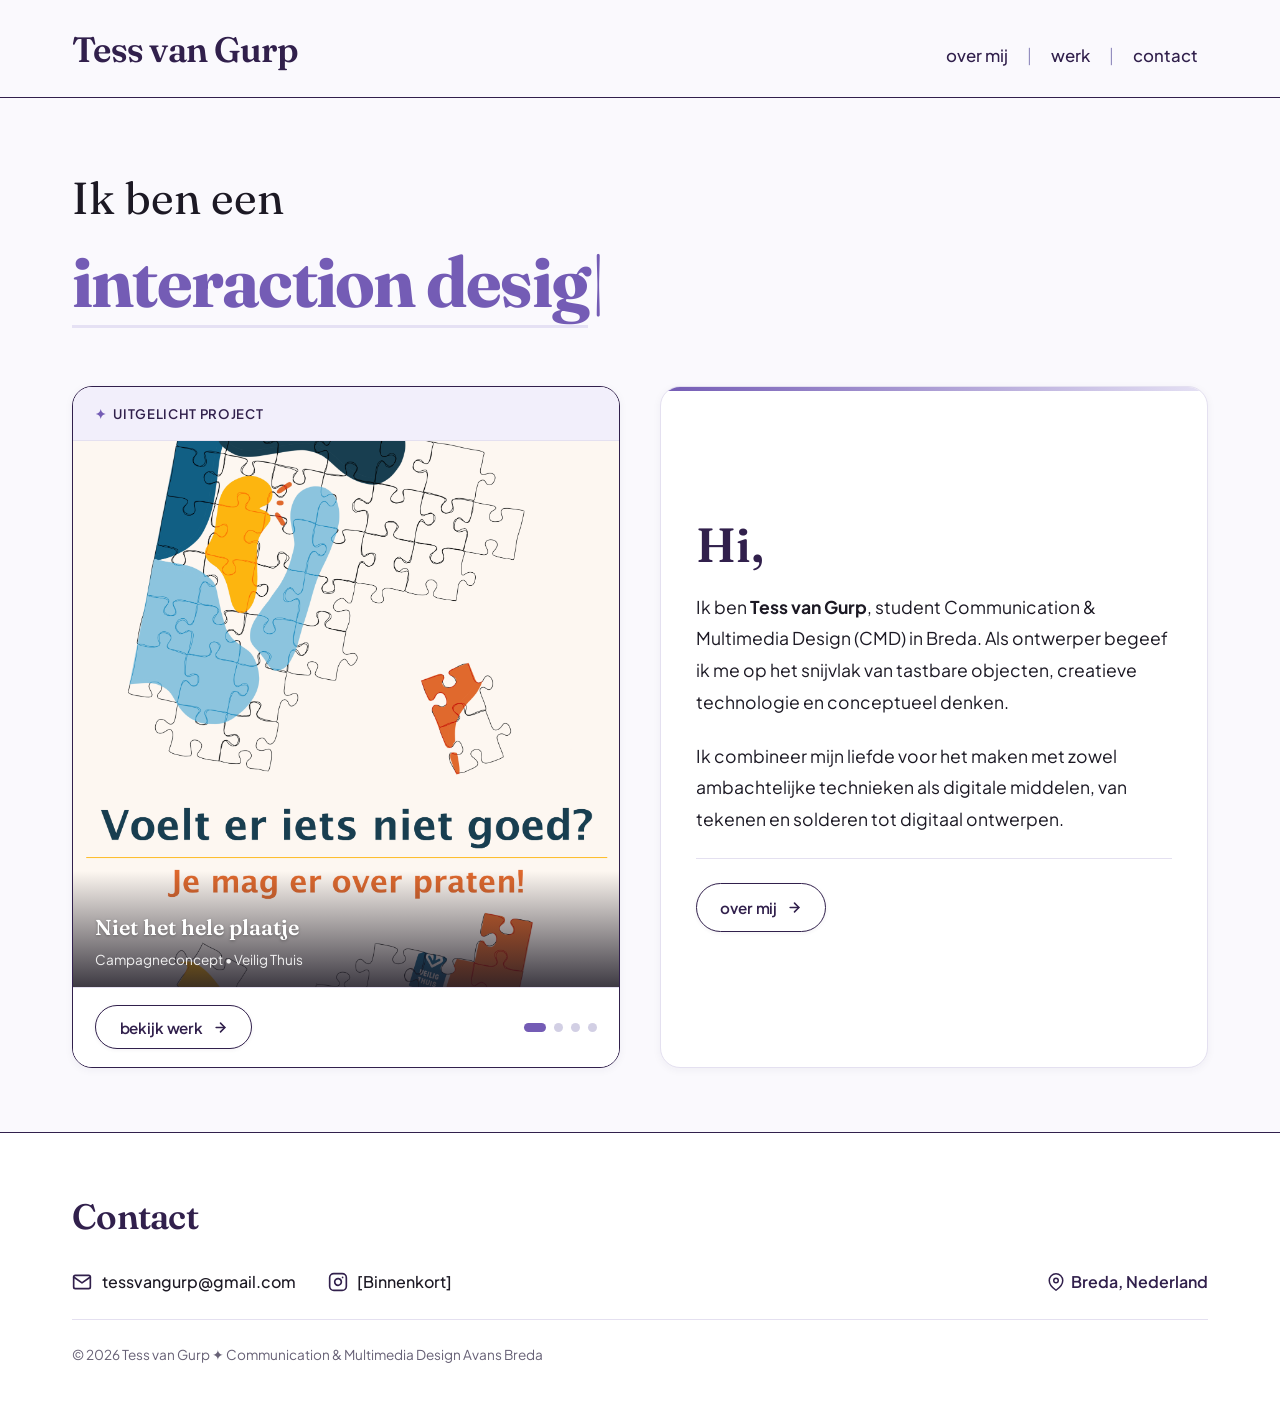
<file: index.html>
<!DOCTYPE html>
<html lang="nl">
<head>
  <meta charset="UTF-8">
  <meta name="viewport" content="width=device-width, initial-scale=1.0">
  <title>Tess van Gurp — Portfolio</title>
  <meta name="description" content="Portfolio van Tess van Gurp. Interaction designer, creative technologist en student Communication & Multimedia Design in Breda.">
  <link rel="stylesheet" href="style.css">
</head>
<body>

  <!-- ==================== HEADER ==================== -->
  <header class="site-header">
    <div class="site-container">
      <div class="header-inner">
        <a href="index.html" class="site-logo">Tess van Gurp</a>
        <nav class="site-nav">
          <a href="about.html" class="nav-link">over mij</a>
          <span class="nav-sep">|</span>
          <a href="works.html" class="nav-link">werk</a>
          <span class="nav-sep">|</span>
          <a href="#contact" class="nav-link">contact</a>
        </nav>
      </div>
    </div>
  </header>

  <!-- ==================== HOOFD CONTENT ==================== -->
  <main class="site-container">

    <!-- HERO SECTIE (NEDERLANDS) -->
    <section class="hero-section">
      <span class="hero-intro">Ik ben een</span>
      <div class="hero-title-wrapper">
        <h1 class="hero-title">
          <span id="typewriter-text" class="typewriter-word">interaction designer</span><span class="typewriter-cursor">|</span>
        </h1>
      </div>
    </section>

    <!-- SPLIT GRID: ROTERENDE PROJECT SHOWCASE & OVER MEZELF PREVIEW -->
    <section class="home-split-grid">

      <!-- LINKERKOLOM: ROTERENDE SHOWCASE (ZONDER KLOKJE) -->
      <article class="product-showcase-card" aria-label="Uitgelichte project showcase">
        <div class="showcase-header">
          <span class="showcase-badge">
            <span class="sparkle">✦</span> Uitgelicht Project
          </span>
        </div>

        <!-- ROTERENDE SLIDES (MAXIMAAL DE 4 MEEST RECENTE PROJECTEN)
             Tip: Wanneer je in de toekomst een nieuw project toevoegt, plaats je deze als Slide 1 bovenaan.
             main.js zorgt er automatisch voor dat altijd alleen de 4 meest recente projecten worden getoond en geroteerd. -->
        <div class="showcase-visual-container">
          <!-- Slide 1: Veilig Thuis -->
          <div class="showcase-slide active" data-project-id="veilig-thuis">
            <img class="showcase-img" src="images/extrafazant - veilig thuis/Poster.png" alt="Niet het hele plaatje - Veilig Thuis">
            <div class="showcase-caption">
              <h3 class="showcase-project-title">Niet het hele plaatje</h3>
              <p class="showcase-project-category">Campagneconcept • Veilig Thuis</p>
            </div>
          </div>

          <!-- Slide 2: Arcade Box -->
          <div class="showcase-slide" data-project-id="arcade-box">
            <img class="showcase-img" src="images/images arcade box/outside.jpg" alt="Arcade Box Custom Controller">
            <div class="showcase-caption">
              <h3 class="showcase-project-title">Arcade Box</h3>
              <p class="showcase-project-category">Custom Game Controller • Physical Computing</p>
            </div>
          </div>

          <!-- Slide 3: Nature Fights Back -->
          <div class="showcase-slide" data-project-id="nature-fights-back">
            <img class="showcase-img" src="images/images nature fights back/Ideaal-eindbeeld-1.png" alt="Nature Fights Back Object">
            <div class="showcase-caption">
              <h3 class="showcase-project-title">Forma Natura</h3>
              <p class="showcase-project-category">Speculatief Design • Interactieve Installatie</p>
            </div>
          </div>

          <!-- Slide 4: Talk to the Hand -->
          <div class="showcase-slide" data-project-id="talk-to-the-hand">
            <img class="showcase-img" src="images/images talk to the hand/DSCF7166.jpg" alt="Talk to the Hand Cabine">
            <div class="showcase-caption">
              <h3 class="showcase-project-title">Talk to the Hand</h3>
              <p class="showcase-project-category">Zorgoverdracht Belevingscabine • Fysieke Installatie</p>
            </div>
          </div>
        </div>

        <!-- SHOWCASE FOOTER (KNOP BEKIJK WERK MET AFBEELDING 1 STYLING) -->
        <div class="showcase-footer">
          <button id="showcase-learn-more-btn" class="pill-btn" data-open-project="veilig-thuis" aria-label="Bekijk werk van dit project">
            <span>bekijk werk</span>
            <span class="btn-arrow-icon">
              <svg viewBox="0 0 24 24" width="15" height="15" fill="none" stroke="currentColor" stroke-width="2.5" stroke-linecap="round" stroke-linejoin="round">
                <line x1="5" y1="12" x2="19" y2="12"></line>
                <polyline points="12 5 19 12 12 19"></polyline>
              </svg>
            </span>
          </button>
          <div class="showcase-dots" aria-label="Navigatiestippen voor projecten">
            <button class="dot-btn active" aria-label="Toon Veilig Thuis"></button>
            <button class="dot-btn" aria-label="Toon Arcade Box"></button>
            <button class="dot-btn" aria-label="Toon Forma Natura"></button>
            <button class="dot-btn" aria-label="Toon Talk to the Hand"></button>
          </div>
        </div>
      </article>

      <!-- RECHTERKOLOM: OVER MEZELF PREVIEW -->
      <article class="about-preview-card">
        <h2 class="about-greeting">Hi,</h2>
        <p class="about-text">
          Ik ben <strong>Tess van Gurp</strong>, student Communication &amp; Multimedia Design (CMD) in Breda. Als ontwerper begeef ik me op het snijvlak van tastbare objecten, creatieve technologie en conceptueel denken.
        </p>
        <p class="about-text">
          Ik combineer mijn liefde voor het maken met zowel ambachtelijke technieken als digitale middelen, van tekenen en solderen tot digitaal ontwerpen.
        </p>

        <div class="about-card-footer">
          <a href="about.html" class="pill-btn">
            <span>over mij</span>
            <span class="btn-arrow-icon">
              <svg viewBox="0 0 24 24" width="15" height="15" fill="none" stroke="currentColor" stroke-width="2.5" stroke-linecap="round" stroke-linejoin="round">
                <line x1="5" y1="12" x2="19" y2="12"></line>
                <polyline points="12 5 19 12 12 19"></polyline>
              </svg>
            </span>
          </a>
        </div>
      </article>

    </section>

  </main>

  <!-- ==================== POP-UP MODAL VOOR BEKIJK WERK OP HOMEPAGE ==================== -->
  <div id="project-modal" class="project-modal" aria-hidden="true" role="dialog" aria-modal="true">
    <div class="modal-content">
      <div class="modal-header">
        <div class="modal-title-group">
          <span class="modal-category-tag" id="modal-category">Physical Computing</span>
          <h2 class="modal-main-title" id="modal-title">Project Titel</h2>
        </div>
        <button class="modal-close-btn" id="modal-close" aria-label="Sluit pop-up">&times;</button>
      </div>
      <div class="modal-body" id="modal-body">
        <!-- Wordt dynamisch gevuld met side-by-side rijen -->
      </div>
    </div>
  </div>

  <!-- ==================== FOOTER / CONTACT ==================== -->
  <footer id="contact" class="site-footer">
    <div class="site-container">
      <div class="footer-content">
        <h2 class="footer-title">Contact</h2>
        <div class="footer-links-row">
          <!-- E-mail -->
          <a href="mailto:tessvangurp@gmail.com" class="contact-item">
            <span class="contact-icon">
              <svg viewBox="0 0 24 24" fill="none" stroke="currentColor" stroke-width="2" stroke-linecap="round" stroke-linejoin="round">
                <path d="M4 4h16c1.1 0 2 .9 2 2v12c0 1.1-.9 2-2 2H4c-1.1 0-2-.9-2-2V6c0-1.1.9-2 2-2z"></path>
                <polyline points="22,6 12,13 2,6"></polyline>
              </svg>
            </span>
            <span>tessvangurp@gmail.com</span>
          </a>

          <!-- Instagram -->
          <a href="https://instagram.com" target="_blank" rel="noopener" class="contact-item">
            <span class="contact-icon">
              <svg viewBox="0 0 24 24" fill="none" stroke="currentColor" stroke-width="2" stroke-linecap="round" stroke-linejoin="round">
                <rect x="2" y="2" width="20" height="20" rx="5" ry="5"></rect>
                <path d="M16 11.37A4 4 0 1 1 12.63 8 4 4 0 0 1 16 11.37z"></path>
                <line x1="17.5" y1="6.5" x2="17.51" y2="6.5"></line>
              </svg>
            </span>
            <span>[Binnenkort]</span>
          </a>

          <!-- Locatie -->
          <div class="contact-location">
            <svg viewBox="0 0 24 24" width="18" height="18" fill="none" stroke="currentColor" stroke-width="2" stroke-linecap="round" stroke-linejoin="round">
              <path d="M21 10c0 7-9 13-9 13s-9-6-9-13a9 9 0 0 1 18 0z"></path>
              <circle cx="12" cy="10" r="3"></circle>
            </svg>
            <span>Breda, Nederland</span>
          </div>
        </div>

        <div class="footer-bottom">
          <p>© 2026 Tess van Gurp ✦ Communication &amp; Multimedia Design Avans Breda</p>
        </div>
      </div>
    </div>
  </footer>

  <script src="main.js"></script>
</body>
</html>
</file>
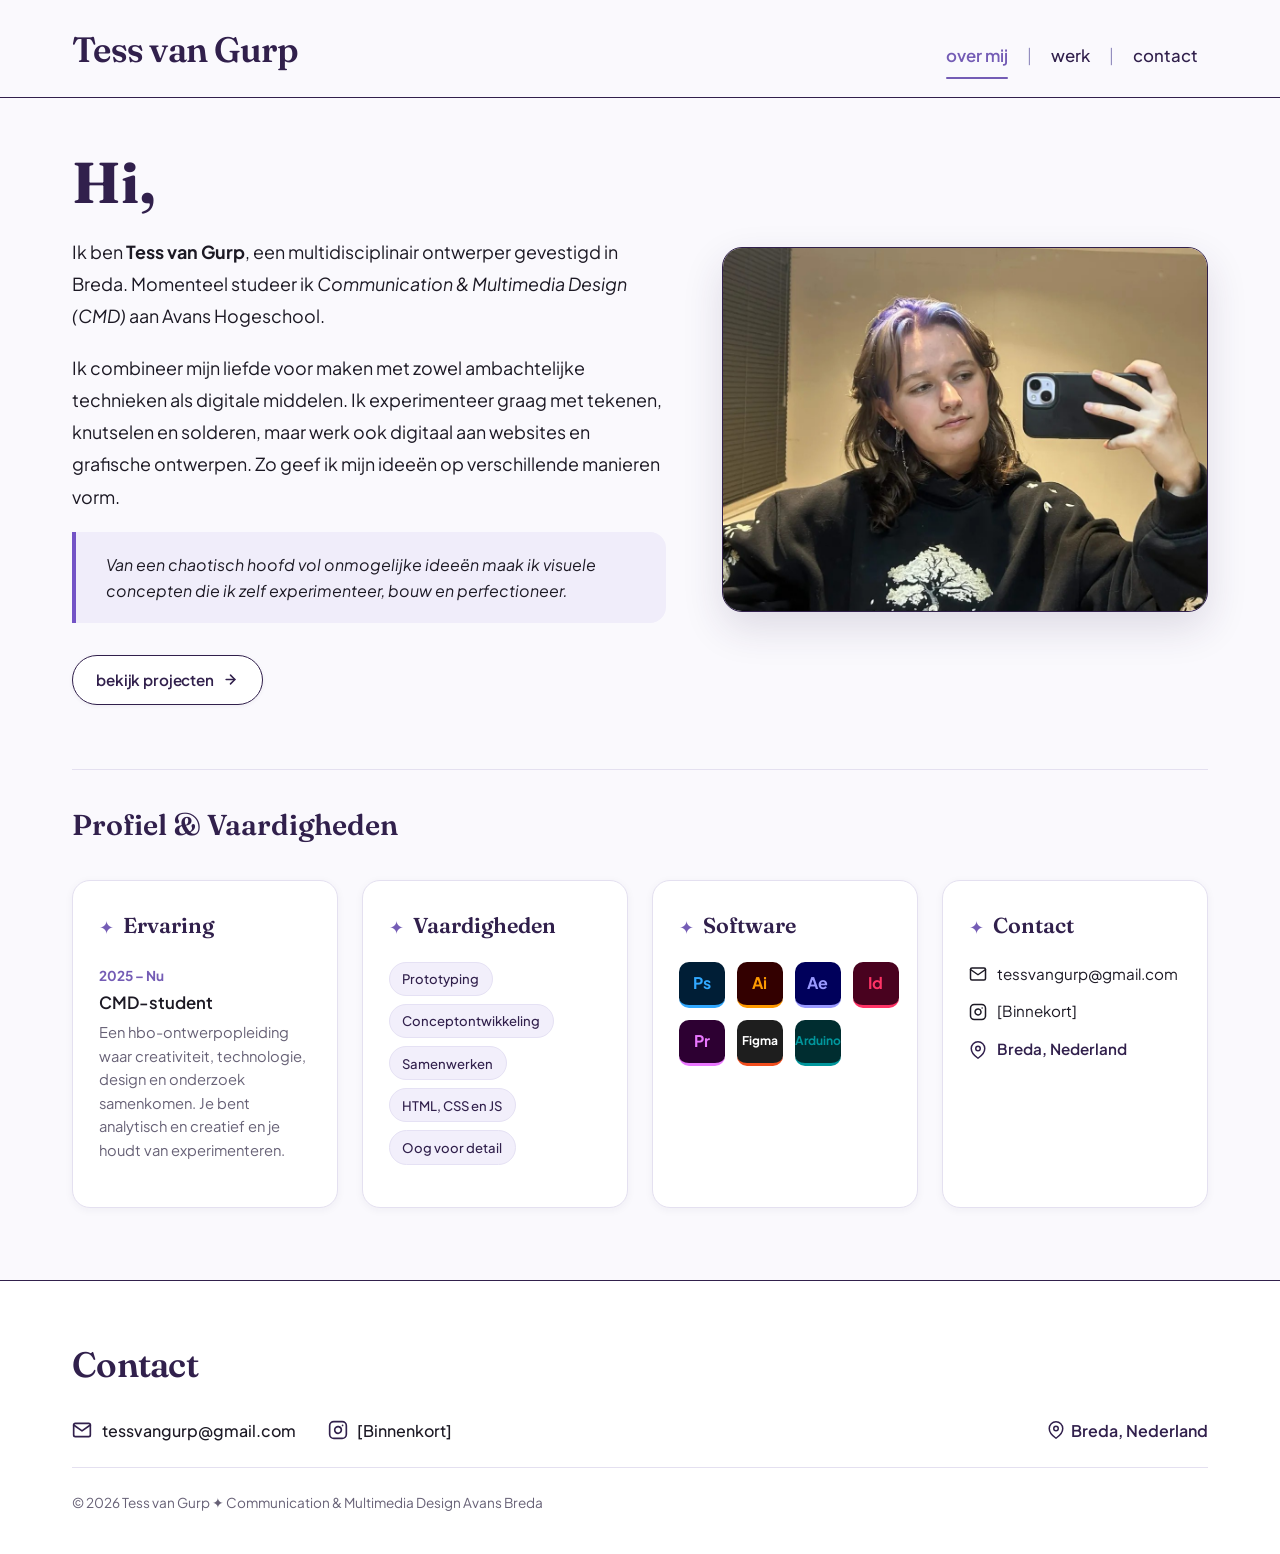
<file: about.html>
<!DOCTYPE html>
<html lang="nl">
<head>
  <meta charset="UTF-8">
  <meta name="viewport" content="width=device-width, initial-scale=1.0">
  <title>Over mij — Tess van Gurp</title>
  <meta name="description" content="Over Tess van Gurp: Interaction Designer, Creative Technologist en CMD-student in Breda.">
  <link rel="stylesheet" href="style.css">
</head>
<body>

  <!-- ==================== HEADER ==================== -->
  <header class="site-header">
    <div class="site-container">
      <div class="header-inner">
        <a href="index.html" class="site-logo">Tess van Gurp</a>
        <nav class="site-nav">
          <a href="about.html" class="nav-link active">over mij</a>
          <span class="nav-sep">|</span>
          <a href="works.html" class="nav-link">werk</a>
          <span class="nav-sep">|</span>
          <a href="#contact" class="nav-link">contact</a>
        </nav>
      </div>
    </div>
  </header>

  <!-- ==================== HOOFD CONTENT ==================== -->
  <main class="site-container">

    <!-- HERO GRID (CONFORM ABOUT WIREFRAME) -->
    <section class="about-hero-grid">
      <div class="about-hero-text">
        <h1 class="about-greeting">Hi,</h1>
        <p>
          Ik ben <strong>Tess van Gurp</strong>, een multidisciplinair ontwerper gevestigd in Breda. Momenteel studeer ik <em>Communication &amp; Multimedia Design (CMD)</em> aan Avans Hogeschool.
        </p>
        <p>
          Ik combineer mijn liefde voor maken met zowel ambachtelijke technieken als digitale middelen. Ik experimenteer graag met tekenen, knutselen en solderen, maar werk ook digitaal aan websites en grafische ontwerpen. Zo geef ik mijn ideeën op verschillende manieren vorm.
        </p>
        <p>
          <div class="quote">
            <em>Van een chaotisch hoofd vol onmogelijke ideeën maak ik visuele concepten die ik zelf experimenteer, bouw en perfectioneer.</em>
          </div>
          </p>

        <div style="margin-top: 2rem;">
          <a href="works.html" class="pill-btn">
            <span>bekijk projecten</span>
            <span class="btn-arrow-icon">
              <svg viewBox="0 0 24 24" width="15" height="15" fill="none" stroke="currentColor" stroke-width="2.5" stroke-linecap="round" stroke-linejoin="round">
                <line x1="5" y1="12" x2="19" y2="12"></line>
                <polyline points="12 5 19 12 12 19"></polyline>
              </svg>
            </span>
          </a>
        </div>
      </div>

      <div class="about-photo-wrapper">
        <img src="images/me2.jpg" alt="Tess van Gurp en projectteam met installatie" loading="lazy">
      </div>
    </section>

    <!-- 4-KAARTEN SECTIE: ERVARING, VAARDIGHEDEN, SOFTWARE, CONTACT -->
    <section class="about-cards-section">
      <h2 class="about-cards-title">Profiel &amp; Vaardigheden</h2>

      <div class="moodboard-cards-grid">

        <!-- KAART 1: ERVARING (CMD-student 2025-Nu) -->
        <div class="mb-card">
          <div class="mb-card-header">
            <span class="mb-card-icon">✦</span>
            <h3 class="mb-card-title">Ervaring</h3>
          </div>
          <div class="mb-card-content">
            <div class="exp-item">
              <span class="exp-year">2025 – Nu</span>
              <h4 class="exp-role">CMD-student</h4>
              <p class="exp-desc">Een hbo-ontwerpopleiding waar creativiteit, technologie, design en onderzoek samenkomen. Je bent analytisch en creatief en je houdt van experimenteren.</p>
            </div>
          </div>
        </div>

        <!-- KAART 2: VAARDIGHEDEN -->
        <div class="mb-card">
          <div class="mb-card-header">
            <span class="mb-card-icon">✦</span>
            <h3 class="mb-card-title">Vaardigheden</h3>
          </div>
          <div class="mb-card-content">
            <div class="skills-badge-list">
              <span class="skill-badge">Prototyping</span>
              <span class="skill-badge">Conceptontwikkeling</span>
              <span class="skill-badge">Samenwerken</span>
              <span class="skill-badge">HTML, CSS en JS</span>
              <span class="skill-badge">Oog voor detail</span>
            </div>
          </div>
        </div>

        <!-- KAART 3: SOFTWARE (CONFORM PUNT 2: LIGHTROOM WEG) -->
        <div class="mb-card">
          <div class="mb-card-header">
            <span class="mb-card-icon">✦</span>
            <h3 class="mb-card-title">Software</h3>
          </div>
          <div class="mb-card-content">
            <div class="software-grid">
              <div class="soft-badge soft-ps" title="Adobe Photoshop">Ps</div>
              <div class="soft-badge soft-ai" title="Adobe Illustrator">Ai</div>
              <div class="soft-badge soft-ae" title="Adobe After Effects">Ae</div>
              <div class="soft-badge soft-id" title="Adobe InDesign">Id</div>
              <div class="soft-badge soft-pr" title="Adobe Premiere Pro">Pr</div>
              <div class="soft-badge soft-figma" title="Figma">Figma</div>
              <div class="soft-badge soft-arduino" title="Arduino IDE & C++">Arduino</div>
            </div>
          </div>
        </div>

        <!-- KAART 4: CONTACT -->
        <div class="mb-card">
          <div class="mb-card-header">
            <span class="mb-card-icon">✦</span>
            <h3 class="mb-card-title">Contact</h3>
          </div>
          <div class="mb-card-content">
            <div class="contact-card-list">
              <a href="mailto:tessvangurp@gmail.com" class="contact-card-link">
                <svg width="18" height="18" viewBox="0 0 24 24" fill="none" stroke="currentColor" stroke-width="2" stroke-linecap="round" stroke-linejoin="round">
                  <path d="M4 4h16c1.1 0 2 .9 2 2v12c0 1.1-.9 2-2 2H4c-1.1 0-2-.9-2-2V6c0-1.1.9-2 2-2z"></path>
                  <polyline points="22,6 12,13 2,6"></polyline>
                </svg>
                <span>tessvangurp@gmail.com</span>
              </a>

              <a href="https://instagram.com" target="_blank" rel="noopener" class="contact-card-link">
                <svg width="18" height="18" viewBox="0 0 24 24" fill="none" stroke="currentColor" stroke-width="2" stroke-linecap="round" stroke-linejoin="round">
                  <rect x="2" y="2" width="20" height="20" rx="5" ry="5"></rect>
                  <path d="M16 11.37A4 4 0 1 1 12.63 8 4 4 0 0 1 16 11.37z"></path>
                  <line x1="17.5" y1="6.5" x2="17.51" y2="6.5"></line>
                </svg>
                <span>[Binnekort]</span>
              </a>

              <div class="contact-card-link" style="color: var(--midnight-violet); font-weight: 600;">
                <svg width="18" height="18" viewBox="0 0 24 24" fill="none" stroke="currentColor" stroke-width="2" stroke-linecap="round" stroke-linejoin="round">
                  <path d="M21 10c0 7-9 13-9 13s-9-6-9-13a9 9 0 0 1 18 0z"></path>
                  <circle cx="12" cy="10" r="3"></circle>
                </svg>
                <span>Breda, Nederland</span>
              </div>
            </div>
          </div>
        </div>

      </div>
    </section>

  </main>

  <!-- ==================== FOOTER ==================== -->
  <footer id="contact" class="site-footer">
    <div class="site-container">
      <div class="footer-content">
        <h2 class="footer-title">Contact</h2>
        <div class="footer-links-row">
          <a href="mailto:tessvangurp@gmail.com" class="contact-item">
            <span class="contact-icon">
              <svg viewBox="0 0 24 24" fill="none" stroke="currentColor" stroke-width="2" stroke-linecap="round" stroke-linejoin="round">
                <path d="M4 4h16c1.1 0 2 .9 2 2v12c0 1.1-.9 2-2 2H4c-1.1 0-2-.9-2-2V6c0-1.1.9-2 2-2z"></path>
                <polyline points="22,6 12,13 2,6"></polyline>
              </svg>
            </span>
            <span>tessvangurp@gmail.com</span>
          </a>

          <a href="https://instagram.com" target="_blank" rel="noopener" class="contact-item">
            <span class="contact-icon">
              <svg viewBox="0 0 24 24" fill="none" stroke="currentColor" stroke-width="2" stroke-linecap="round" stroke-linejoin="round">
                <rect x="2" y="2" width="20" height="20" rx="5" ry="5"></rect>
                <path d="M16 11.37A4 4 0 1 1 12.63 8 4 4 0 0 1 16 11.37z"></path>
                <line x1="17.5" y1="6.5" x2="17.51" y2="6.5"></line>
              </svg>
            </span>
            <span>[Binnenkort]</span>
          </a>

          <div class="contact-location">
            <svg viewBox="0 0 24 24" width="18" height="18" fill="none" stroke="currentColor" stroke-width="2" stroke-linecap="round" stroke-linejoin="round">
              <path d="M21 10c0 7-9 13-9 13s-9-6-9-13a9 9 0 0 1 18 0z"></path>
              <circle cx="12" cy="10" r="3"></circle>
            </svg>
            <span>Breda, Nederland</span>
          </div>
        </div>

        <div class="footer-bottom">
          <p>© 2026 Tess van Gurp ✦ Communication &amp; Multimedia Design Avans Breda</p>
        </div>
      </div>
    </div>
  </footer>

  <script src="main.js"></script>
</body>
</html>
</file>
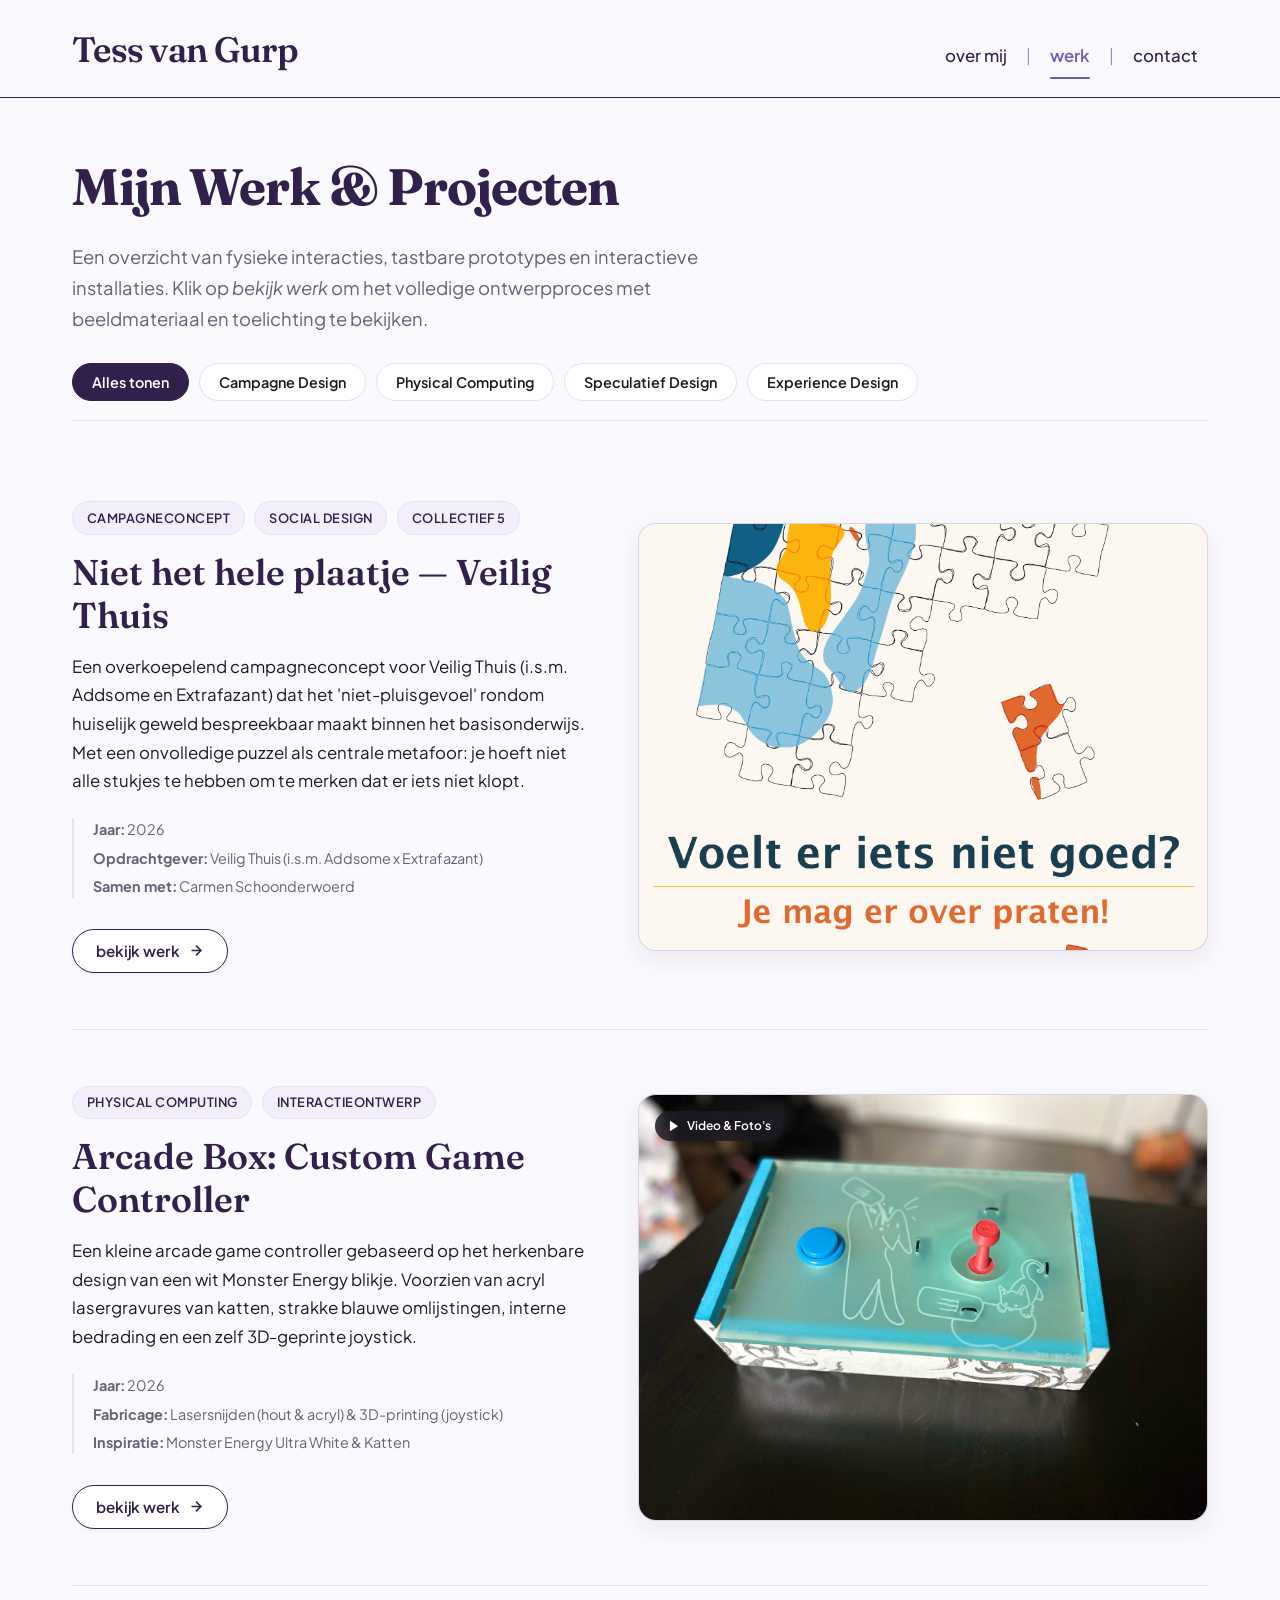
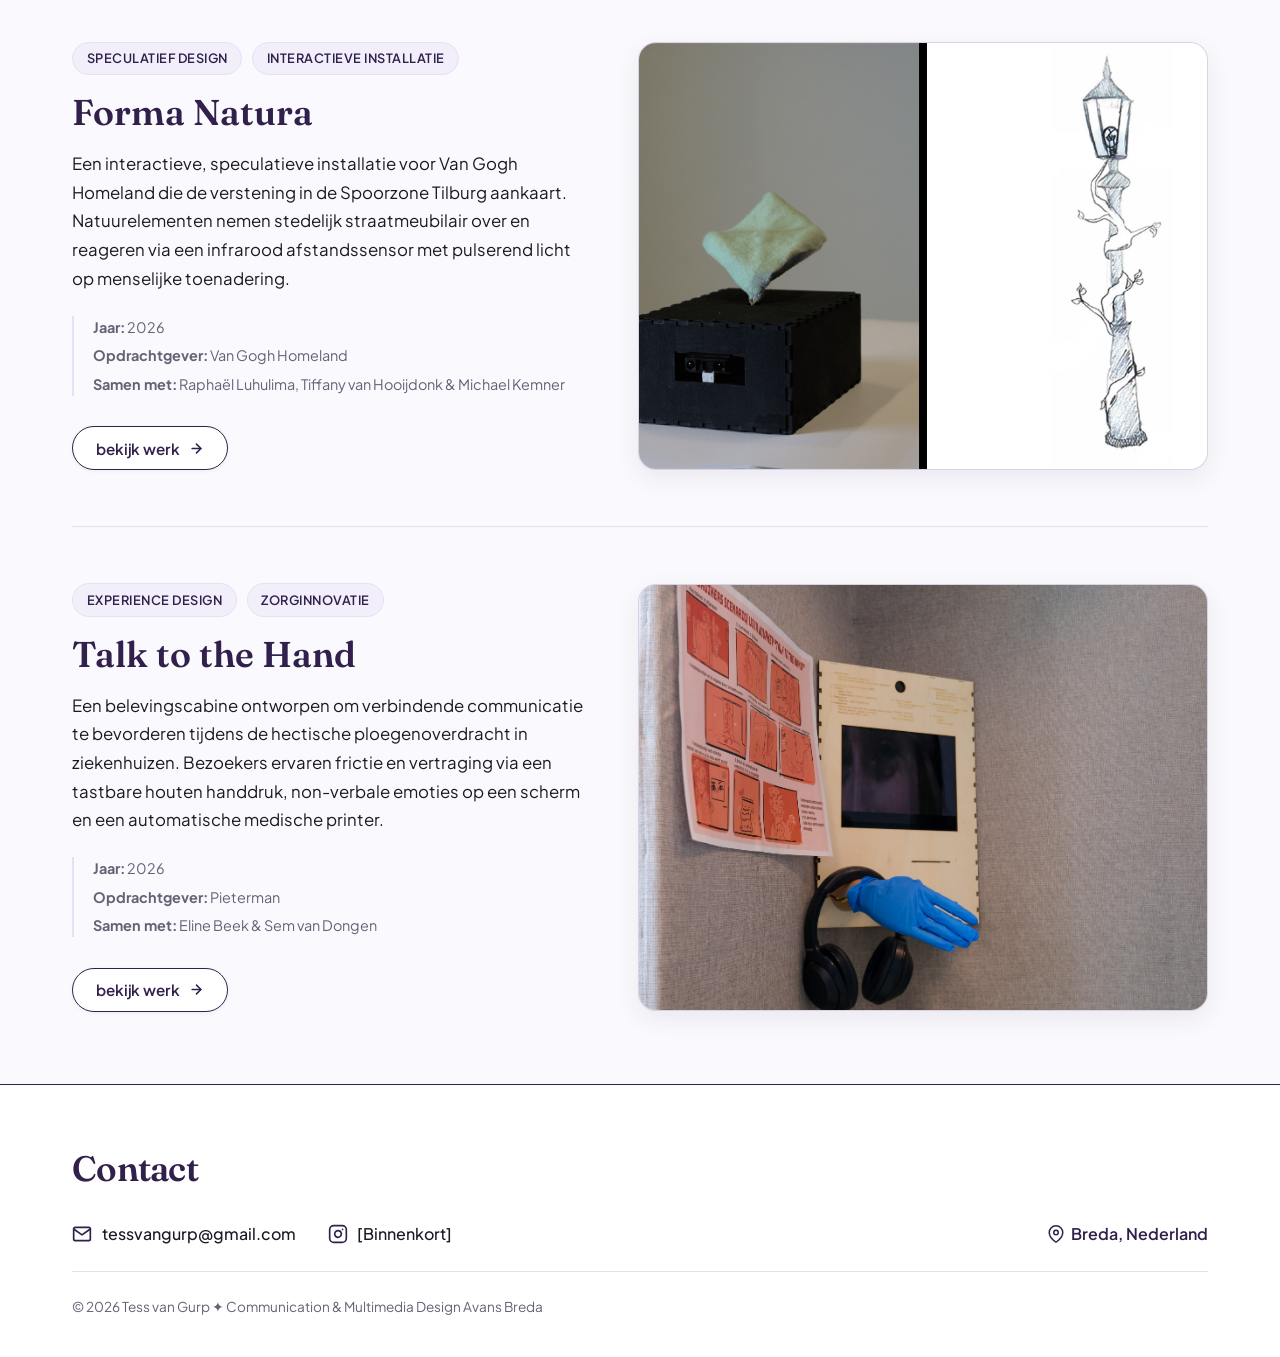
<file: works.html>
<!DOCTYPE html>
<html lang="nl">
<head>
  <meta charset="UTF-8">
  <meta name="viewport" content="width=device-width, initial-scale=1.0">
  <title>Werk — Tess van Gurp</title>
  <meta name="description" content="Projecten en werk van Tess van Gurp. Fysieke prototypes, interactieve installaties en speculatief design.">
  <link rel="stylesheet" href="style.css">
</head>
<body>

  <!-- ==================== HEADER ==================== -->
  <header class="site-header">
    <div class="site-container">
      <div class="header-inner">
        <a href="index.html" class="site-logo">Tess van Gurp</a>
        <nav class="site-nav">
          <a href="about.html" class="nav-link">over mij</a>
          <span class="nav-sep">|</span>
          <a href="works.html" class="nav-link active">werk</a>
          <span class="nav-sep">|</span>
          <a href="#contact" class="nav-link">contact</a>
        </nav>
      </div>
    </div>
  </header>

  <!-- ==================== HOOFD CONTENT ==================== -->
  <main class="site-container">

    <!-- INTRODUCTIE & FILTERBALK -->
    <section class="works-header-section">
      <h1 class="page-title">Mijn Werk &amp; Projecten</h1>
      <p class="page-subtitle">
        Een overzicht van fysieke interacties, tastbare prototypes en interactieve installaties. Klik op <em>bekijk werk</em> om het volledige ontwerpproces met beeldmateriaal en toelichting te bekijken.
      </p>

      <!-- Categorie Filterknoppen -->
      <div class="filter-bar">
        <button class="filter-btn active" data-filter="all">Alles tonen</button>
        <button class="filter-btn" data-filter="campagne-design">Campagne Design</button>
        <button class="filter-btn" data-filter="physical-computing">Physical Computing</button>
        <button class="filter-btn" data-filter="speculative-design">Speculatief Design</button>
        <button class="filter-btn" data-filter="experience-design">Experience Design</button>
      </div>
    </section>

    <!-- PROJECTENLIJST (CONFORM VERSIE 1 & WIREFRAME) -->
    <section class="works-list">

      <!-- ==================== PROJECT 1: EXTRAFAZANT - VEILIG THUIS ==================== -->
      <article class="work-row" data-category="campagne-design" id="project-veilig-thuis">
        <div class="work-info-col">
          <div class="work-badge-group">
            <span class="work-tag">Campagneconcept</span>
            <span class="work-tag">Social Design</span>
            <span class="work-tag">Collectief 5</span>
          </div>
          <h2 class="work-title">Niet het hele plaatje — Veilig Thuis</h2>
          <p class="work-description">
            Een overkoepelend campagneconcept voor Veilig Thuis (i.s.m. Addsome en Extrafazant) dat het 'niet-pluisgevoel' rondom huiselijk geweld bespreekbaar maakt binnen het basisonderwijs. Met een onvolledige puzzel als centrale metafoor: je hoeft niet alle stukjes te hebben om te merken dat er iets niet klopt.
          </p>
          <div class="work-meta-list">
            <div><strong>Jaar:</strong> 2026</div>
            <div><strong>Opdrachtgever:</strong> Veilig Thuis (i.s.m. Addsome x Extrafazant)</div>
            <div><strong>Samen met:</strong> Carmen Schoonderwoerd</div>
          </div>
          <div class="work-btn-wrap">
            <button class="pill-btn" data-open-project="veilig-thuis" aria-label="Bekijk werk Veilig Thuis">
              <span>bekijk werk</span>
              <span class="btn-arrow-icon">
                <svg viewBox="0 0 24 24" width="15" height="15" fill="none" stroke="currentColor" stroke-width="2.5" stroke-linecap="round" stroke-linejoin="round">
                  <line x1="5" y1="12" x2="19" y2="12"></line>
                  <polyline points="12 5 19 12 12 19"></polyline>
                </svg>
              </span>
            </button>
          </div>
        </div>

        <div class="work-media-col" data-open-project="veilig-thuis" role="button" tabindex="0" aria-label="Open project Veilig Thuis">
          <img src="images/extrafazant - veilig thuis/Poster.png" alt="Campagneposter Niet het hele plaatje - Veilig Thuis" loading="lazy">
          <div class="media-hover-overlay">
            <span class="overlay-pill">
              <span>bekijk werk</span>
              <span class="btn-arrow-icon">
                <svg viewBox="0 0 24 24" width="14" height="14" fill="none" stroke="currentColor" stroke-width="2.5" stroke-linecap="round" stroke-linejoin="round">
                  <line x1="7" y1="17" x2="17" y2="7"></line>
                  <polyline points="7 7 17 7 17 17"></polyline>
                </svg>
              </span>
            </span>
          </div>
        </div>
      </article>

      <!-- ==================== PROJECT 2: ARCADE BOX ==================== -->
      <article class="work-row" data-category="physical-computing" id="project-arcade-box">
        <div class="work-info-col">
          <div class="work-badge-group">
            <span class="work-tag">Physical Computing</span>
            <span class="work-tag">Interactieontwerp</span>
          </div>
          <h2 class="work-title">Arcade Box: Custom Game Controller</h2>
          <p class="work-description">
            Een kleine arcade game controller gebaseerd op het herkenbare design van een wit Monster Energy blikje. Voorzien van acryl lasergravures van katten, strakke blauwe omlijstingen, interne bedrading en een zelf 3D-geprinte joystick.
          </p>
          <div class="work-meta-list">
            <div><strong>Jaar:</strong> 2026</div>
            <div><strong>Fabricage:</strong> Lasersnijden (hout &amp; acryl) &amp; 3D-printing (joystick)</div>
            <div><strong>Inspiratie:</strong> Monster Energy Ultra White &amp; Katten</div>
          </div>
          <div class="work-btn-wrap">
            <button class="pill-btn" data-open-project="arcade-box" aria-label="Bekijk werk Arcade Box">
              <span>bekijk werk</span>
              <span class="btn-arrow-icon">
                <svg viewBox="0 0 24 24" width="15" height="15" fill="none" stroke="currentColor" stroke-width="2.5" stroke-linecap="round" stroke-linejoin="round">
                  <line x1="5" y1="12" x2="19" y2="12"></line>
                  <polyline points="12 5 19 12 12 19"></polyline>
                </svg>
              </span>
            </button>
          </div>
        </div>

        <div class="work-media-col" data-open-project="arcade-box" role="button" tabindex="0" aria-label="Open project Arcade Box">
          <span class="video-indicator-badge">
            <svg viewBox="0 0 24 24" width="14" height="14" fill="currentColor">
              <polygon points="5 3 19 12 5 21 5 3"></polygon>
            </svg>
            Video &amp; Foto's
          </span>
          <img src="images/images arcade box/outside.jpg" alt="Arcade Box Custom Controller" loading="lazy">
          <div class="media-hover-overlay">
            <span class="overlay-pill">
              <span>bekijk werk</span>
              <span class="btn-arrow-icon">
                <svg viewBox="0 0 24 24" width="14" height="14" fill="none" stroke="currentColor" stroke-width="2.5" stroke-linecap="round" stroke-linejoin="round">
                  <line x1="7" y1="17" x2="17" y2="7"></line>
                  <polyline points="7 7 17 7 17 17"></polyline>
                </svg>
              </span>
            </span>
          </div>
        </div>
      </article>

      <!-- ==================== PROJECT 2: NATURE FIGHTS BACK ==================== -->
      <article class="work-row" data-category="speculative-design" id="project-nature-fights-back">
        <div class="work-info-col">
          <div class="work-badge-group">
            <span class="work-tag">Speculatief Design</span>
            <span class="work-tag">Interactieve Installatie</span>
          </div>
          <h2 class="work-title">Forma Natura</h2>
          <p class="work-description">
            Een interactieve, speculatieve installatie voor Van Gogh Homeland die de verstening in de Spoorzone Tilburg aankaart. Natuurelementen nemen stedelijk straatmeubilair over en reageren via een infrarood afstandssensor met pulserend licht op menselijke toenadering.
          </p>
          <div class="work-meta-list">
            <div><strong>Jaar:</strong> 2026</div>
            <div><strong>Opdrachtgever:</strong> Van Gogh Homeland</div>
            <div><strong>Samen met:</strong> Raphaël Luhulima, Tiffany van Hooijdonk &amp; Michael Kemner</div>
          </div>
          <div class="work-btn-wrap">
            <button class="pill-btn" data-open-project="nature-fights-back" aria-label="Bekijk werk Nature Fights Back">
              <span>bekijk werk</span>
              <span class="btn-arrow-icon">
                <svg viewBox="0 0 24 24" width="15" height="15" fill="none" stroke="currentColor" stroke-width="2.5" stroke-linecap="round" stroke-linejoin="round">
                  <line x1="5" y1="12" x2="19" y2="12"></line>
                  <polyline points="12 5 19 12 12 19"></polyline>
                </svg>
              </span>
            </button>
          </div>
        </div>

        <div class="work-media-col" data-open-project="nature-fights-back" role="button" tabindex="0" aria-label="Open project Nature Fights Back">
          <img src="images/images nature fights back/Ideaal-eindbeeld-2.png" alt="Nature Fights Back Prototype" loading="lazy">
          <div class="media-hover-overlay">
            <span class="overlay-pill">
              <span>bekijk werk</span>
              <span class="btn-arrow-icon">
                <svg viewBox="0 0 24 24" width="14" height="14" fill="none" stroke="currentColor" stroke-width="2.5" stroke-linecap="round" stroke-linejoin="round">
                  <line x1="7" y1="17" x2="17" y2="7"></line>
                  <polyline points="7 7 17 7 17 17"></polyline>
                </svg>
              </span>
            </span>
          </div>
        </div>
      </article>

      <!-- ==================== PROJECT 3: TALK TO THE HAND ==================== -->
      <article class="work-row" data-category="experience-design" id="project-talk-to-the-hand">
        <div class="work-info-col">
          <div class="work-badge-group">
            <span class="work-tag">Experience Design</span>
            <span class="work-tag">Zorginnovatie</span>
          </div>
          <h2 class="work-title">Talk to the Hand</h2>
          <p class="work-description">
            Een belevingscabine ontworpen om verbindende communicatie te bevorderen tijdens de hectische ploegenoverdracht in ziekenhuizen. Bezoekers ervaren frictie en vertraging via een tastbare houten handdruk, non-verbale emoties op een scherm en een automatische medische printer.
          </p>
          <div class="work-meta-list">
            <div><strong>Jaar:</strong> 2026</div>
            <div><strong>Opdrachtgever:</strong> Pieterman</div>
            <div><strong>Samen met:</strong> Eline Beek &amp; Sem van Dongen</div>
          </div>
          <div class="work-btn-wrap">
            <button class="pill-btn" data-open-project="talk-to-the-hand" aria-label="Bekijk werk Talk to the Hand">
              <span>bekijk werk</span>
              <span class="btn-arrow-icon">
                <svg viewBox="0 0 24 24" width="15" height="15" fill="none" stroke="currentColor" stroke-width="2.5" stroke-linecap="round" stroke-linejoin="round">
                  <line x1="5" y1="12" x2="19" y2="12"></line>
                  <polyline points="12 5 19 12 12 19"></polyline>
                </svg>
              </span>
            </button>
          </div>
        </div>

        <div class="work-media-col" data-open-project="talk-to-the-hand" role="button" tabindex="0" aria-label="Open project Talk to the Hand">
          <img src="images/images talk to the hand/DSCF7166.jpg" alt="Talk to the Hand Installatie en Storyboard" loading="lazy">
          <div class="media-hover-overlay">
            <span class="overlay-pill">
              <span>bekijk werk</span>
              <span class="btn-arrow-icon">
                <svg viewBox="0 0 24 24" width="14" height="14" fill="none" stroke="currentColor" stroke-width="2.5" stroke-linecap="round" stroke-linejoin="round">
                  <line x1="7" y1="17" x2="17" y2="7"></line>
                  <polyline points="7 7 17 7 17 17"></polyline>
                </svg>
              </span>
            </span>
          </div>
        </div>
      </article>

    </section>

  </main>

  <!-- ==================== POP-UP MODAL (CONFORM VERSIE 1 MET SIDE-BY-SIDE UITLEG) ==================== -->
  <div id="project-modal" class="project-modal" aria-hidden="true" role="dialog" aria-modal="true">
    <div class="modal-content">
      <div class="modal-header">
        <div class="modal-title-group">
          <span class="modal-category-tag" id="modal-category">Physical Computing</span>
          <h2 class="modal-main-title" id="modal-title">Project Titel</h2>
        </div>
        <button class="modal-close-btn" id="modal-close" aria-label="Sluit pop-up">&times;</button>
      </div>
      <div class="modal-body" id="modal-body">
        <!-- Wordt dynamisch gevuld met side-by-side rijen: beeldmateriaal links, toelichting rechts -->
      </div>
    </div>
  </div>

  <!-- ==================== FOOTER ==================== -->
  <footer id="contact" class="site-footer">
    <div class="site-container">
      <div class="footer-content">
        <h2 class="footer-title">Contact</h2>
        <div class="footer-links-row">
          <a href="mailto:tessvangurp@gmail.com" class="contact-item">
            <span class="contact-icon">
              <svg viewBox="0 0 24 24" fill="none" stroke="currentColor" stroke-width="2" stroke-linecap="round" stroke-linejoin="round">
                <path d="M4 4h16c1.1 0 2 .9 2 2v12c0 1.1-.9 2-2 2H4c-1.1 0-2-.9-2-2V6c0-1.1.9-2 2-2z"></path>
                <polyline points="22,6 12,13 2,6"></polyline>
              </svg>
            </span>
            <span>tessvangurp@gmail.com</span>
          </a>

          <a href="https://instagram.com" target="_blank" rel="noopener" class="contact-item">
            <span class="contact-icon">
              <svg viewBox="0 0 24 24" fill="none" stroke="currentColor" stroke-width="2" stroke-linecap="round" stroke-linejoin="round">
                <rect x="2" y="2" width="20" height="20" rx="5" ry="5"></rect>
                <path d="M16 11.37A4 4 0 1 1 12.63 8 4 4 0 0 1 16 11.37z"></path>
                <line x1="17.5" y1="6.5" x2="17.51" y2="6.5"></line>
              </svg>
            </span>
            <span>[Binnenkort]</span>
          </a>

          <div class="contact-location">
            <svg viewBox="0 0 24 24" width="18" height="18" fill="none" stroke="currentColor" stroke-width="2" stroke-linecap="round" stroke-linejoin="round">
              <path d="M21 10c0 7-9 13-9 13s-9-6-9-13a9 9 0 0 1 18 0z"></path>
              <circle cx="12" cy="10" r="3"></circle>
            </svg>
            <span>Breda, Nederland</span>
          </div>
        </div>

        <div class="footer-bottom">
          <p>© 2026 Tess van Gurp ✦ Communication &amp; Multimedia Design Avans Breda</p>
        </div>
      </div>
    </div>
  </footer>

  <script src="main.js"></script>
</body>
</html>
</file>
<file: style.css>
/* ==========================================================================
   PORTFOLIO TESS VAN GURP - STYLESHEET
   Gebaseerd op Moodboard & Wireframes (CMD Avans Breda)
   Volledig Nederlands, inclusief Pop-up Modal met Side-by-Side Uitleg
   ========================================================================== */

/* --- GOOGLE FONTS IMPORT --- */
@import url('https://fonts.googleapis.com/css2?family=Fraunces:ital,opsz,wght@0,9..144,300..800;1,9..144,300..800&family=Plus+Jakarta+Sans:wght@300;400;500;600;700&display=swap');

/* --- DESIGN TOKENS / KLEURENPALET --- */
:root {
  /* Moodboard Palet */
  --pale-sky: #E5E1F4;
  --pale-sky-light: #F2EFFB;
  --dusty-denim: #8F88BC;
  --deep-lilac: #745CB5;
  --deep-lilac-hover: #6046A3;
  --midnight-violet: #31204C;
  --midnight-violet-soft: #433063;
  --shadow-grey: #1C1924;
  --text-muted: #676176;
  --text-light: #8E879C;

  /* Oppervlaktes & Randen */
  --bg-primary: #FAF9FD;
  --bg-white: #FFFFFF;
  --border-light: #E4E0F0;
  --border-subtle: rgba(49, 32, 76, 0.12);
  --border-dark: #31204C;

  /* Typografie */
  --font-serif: 'Fraunces', 'Recoleta', 'Cooper Black', Georgia, serif;
  --font-sans: 'Plus Jakarta Sans', -apple-system, BlinkMacSystemFont, 'Segoe UI', Roboto, sans-serif;

  /* Transities */
  --transition-fast: 0.2s ease;
  --transition-normal: 0.3s cubic-bezier(0.16, 1, 0.3, 1);
  --transition-smooth: 0.5s cubic-bezier(0.16, 1, 0.3, 1);

  /* Schaduwen */
  --shadow-sm: 0 2px 8px rgba(49, 32, 76, 0.05);
  --shadow-md: 0 8px 24px rgba(49, 32, 76, 0.08);
  --shadow-lg: 0 16px 40px rgba(49, 32, 76, 0.14);
}

/* --- RESET & BASIS --- */
*, *::before, *::after {
  box-sizing: border-box;
  margin: 0;
  padding: 0;
}

html {
  scroll-behavior: smooth;
  font-size: 16px;
}

body {
  font-family: var(--font-sans);
  background-color: var(--bg-primary);
  color: var(--shadow-grey);
  line-height: 1.6;
  min-height: 100vh;
  display: flex;
  flex-direction: column;
  overflow-x: hidden;
  -webkit-font-smoothing: antialiased;
}

img, video {
  max-width: 100%;
  height: auto;
  display: block;
}

a {
  color: inherit;
  text-decoration: none;
}

button {
  font-family: inherit;
  cursor: pointer;
  border: none;
  background: none;
}

/* --- CONTAINER & LAYOUT --- */
.site-container {
  width: 100%;
  max-width: 1200px;
  margin: 0 auto;
  padding: 0 2rem;
  flex: 1;
}

@media (max-width: 640px) {
  .site-container {
    padding: 0 1.25rem;
  }
}

/* --- HEADER & NAVIGATIE --- */
.site-header {
  padding: 2rem 0 1.4rem 0;
  border-bottom: 1.5px solid var(--midnight-violet);
  background-color: rgba(250, 249, 253, 0.95);
  position: sticky;
  top: 0;
  z-index: 100;
  backdrop-filter: blur(10px);
}

.header-inner {
  display: flex;
  align-items: baseline;
  justify-content: space-between;
  flex-wrap: wrap;
  gap: 1rem;
}

.site-logo {
  font-family: var(--font-serif);
  font-size: 2.2rem;
  font-weight: 600;
  color: var(--midnight-violet);
  letter-spacing: -0.02em;
  line-height: 1;
  transition: color var(--transition-fast);
}

.site-logo:hover {
  color: var(--deep-lilac);
}

.site-nav {
  display: flex;
  align-items: center;
  gap: 0.6rem;
  font-size: 1.05rem;
  font-weight: 500;
  color: var(--shadow-grey);
}

.nav-link {
  position: relative;
  padding: 0.3rem 0.6rem;
  color: var(--midnight-violet);
  transition: color var(--transition-fast);
}

.nav-link:hover {
  color: var(--deep-lilac);
}

.nav-link.active {
  color: var(--deep-lilac);
  font-weight: 600;
}

.nav-link.active::after {
  content: '';
  position: absolute;
  bottom: -4px;
  left: 0.6rem;
  right: 0.6rem;
  height: 2px;
  background-color: var(--deep-lilac);
  border-radius: 2px;
}

.nav-sep {
  color: var(--dusty-denim);
  font-weight: 300;
  user-select: none;
}

/* --- HERO SECTIE (STARTPAGINA) --- */
.hero-section {
  padding: 4rem 0 3.5rem 0;
}

.hero-intro {
  font-family: var(--font-serif);
  font-size: clamp(2rem, 3.5vw, 3rem);
  font-weight: 400;
  color: var(--shadow-grey);
  margin-bottom: 0.5rem;
  display: block;
}

.hero-title-wrapper {
  min-height: 5.5rem;
  display: flex;
  align-items: baseline;
  flex-wrap: wrap;
  gap: 0.8rem;
}

.hero-title {
  font-family: var(--font-serif);
  font-size: clamp(2.4rem, 5.5vw, 4.6rem);
  font-weight: 700;
  color: var(--midnight-violet);
  letter-spacing: -0.025em;
  line-height: 1.15;
}

.typewriter-word {
  color: var(--deep-lilac);
  position: relative;
  display: inline-block;
  white-space: nowrap;
  border-bottom: 3px solid var(--pale-sky);
  padding-bottom: 2px;
}

.typewriter-cursor {
  display: inline-block;
  font-weight: 300;
  color: var(--deep-lilac);
  animation: blink 0.9s infinite;
  margin-left: 2px;
}

@keyframes blink {
  0%, 49% { opacity: 1; }
  50%, 100% { opacity: 0; }
}

/* --- STARTPAGINA SPLIT GRID --- */
.home-split-grid {
  display: grid;
  grid-template-columns: 1fr 1fr;
  gap: 2.5rem;
  margin-bottom: 4rem;
  align-items: stretch;
}

@media (max-width: 860px) {
  .home-split-grid {
    grid-template-columns: 1fr;
    gap: 2rem;
  }
}

/* Roterende Showcase Kaart */
.product-showcase-card {
  background: var(--bg-white);
  border: 1.5px solid var(--border-dark);
  border-radius: 20px;
  overflow: hidden;
  display: flex;
  flex-direction: column;
  box-shadow: var(--shadow-sm);
  position: relative;
  transition: transform var(--transition-normal), box-shadow var(--transition-normal);
}

.product-showcase-card:hover {
  box-shadow: var(--shadow-md);
  transform: translateY(-2px);
}

.showcase-header {
  display: flex;
  align-items: center;
  justify-content: space-between;
  padding: 1rem 1.4rem;
  border-bottom: 1px solid var(--border-light);
  background-color: var(--pale-sky-light);
}

.showcase-badge {
  font-size: 0.82rem;
  font-weight: 600;
  text-transform: uppercase;
  letter-spacing: 0.05em;
  color: var(--midnight-violet);
  display: flex;
  align-items: center;
  gap: 0.4rem;
}

.showcase-badge .sparkle {
  color: var(--deep-lilac);
}

/* Visueel beeldgebied showcase */
.showcase-visual-container {
  position: relative;
  width: 100%;
  aspect-ratio: 1 / 1;
  background-color: #F0EDF8;
  overflow: hidden;
}

.showcase-slide {
  position: absolute;
  inset: 0;
  opacity: 0;
  visibility: hidden;
  transition: opacity var(--transition-smooth), transform var(--transition-smooth);
  transform: scale(1.02);
  cursor: pointer;
}

.showcase-slide.active {
  opacity: 1;
  visibility: visible;
  transform: scale(1);
}

.showcase-img {
  width: 100%;
  height: 100%;
  object-fit: cover;
  object-position: center;
}

.showcase-caption {
  position: absolute;
  bottom: 0;
  left: 0;
  right: 0;
  padding: 2.5rem 1.4rem 1rem 1.4rem;
  background: linear-gradient(to top, rgba(28, 25, 36, 0.85) 0%, rgba(28, 25, 36, 0) 100%);
  color: #FFFFFF;
}

.showcase-project-title {
  font-family: var(--font-serif);
  font-size: 1.35rem;
  font-weight: 600;
  margin-bottom: 0.2rem;
  text-shadow: 0 1px 3px rgba(0,0,0,0.3);
}

.showcase-project-category {
  font-size: 0.85rem;
  opacity: 0.9;
  font-weight: 400;
}

/* Showcase Footer */
.showcase-footer {
  display: flex;
  align-items: center;
  justify-content: space-between;
  padding: 1.1rem 1.4rem;
  background: var(--bg-white);
  border-top: 1px solid var(--border-light);
  margin-top: auto;
}

.showcase-dots {
  display: flex;
  gap: 0.5rem;
  align-items: center;
}

.dot-btn {
  width: 9px;
  height: 9px;
  border-radius: 50%;
  background-color: var(--dusty-denim);
  opacity: 0.4;
  transition: all var(--transition-fast);
  padding: 0;
}

.dot-btn:hover {
  opacity: 0.8;
}

.dot-btn.active {
  opacity: 1;
  background-color: var(--deep-lilac);
  width: 22px;
  border-radius: 5px;
}

/* --- OVER MEZELF PREVIEW KAART --- */
.about-preview-card {
  background: var(--bg-white);
  border: 1.5px solid var(--border-light);
  border-radius: 20px;
  padding: 2.5rem 2.2rem;
  display: flex;
  flex-direction: column;
  align-items: flex-start;
  justify-content: center;
  text-align: left;
  box-shadow: var(--shadow-sm);
  position: relative;
  overflow: hidden;
}

.about-preview-card::before {
  content: '';
  position: absolute;
  top: 0;
  left: 0;
  right: 0;
  height: 4px;
  background: linear-gradient(90deg, var(--deep-lilac), var(--pale-sky));
}

.about-preview-card .about-greeting {
  font-family: var(--font-serif);
  font-size: 3rem;
  font-weight: 600;
  color: var(--midnight-violet);
  margin-bottom: 1.4rem;
  line-height: 1;
  text-align: left;
  align-self: flex-start;
}

.about-preview-card .about-text {
  font-size: 1.1rem;
  color: var(--shadow-grey);
  line-height: 1.8;
  margin-bottom: 1.4rem;
  max-width: 480px;
  text-align: left;
  width: 100%;
}

.about-preview-card .about-card-footer {
  display: flex;
  justify-content: flex-start;
  align-items: center;
  padding-top: 1.5rem;
  border-top: 1px solid var(--border-light);
  width: 100%;
}

/* ==========================================================================
   KNOPPEN & PIL-ELEMENTEN (CONFORM AFBEELDING 1)
   Standaard: wit met donkere rand, tekst en pijl naar rechts (→)
   Hover: donker paars met witte tekst en pijl schuin omhoog (↗)
   ========================================================================== */
.pill-btn {
  display: inline-flex;
  align-items: center;
  gap: 0.6rem;
  padding: 0.72rem 1.45rem;
  border-radius: 9999px;
  font-weight: 600;
  font-size: 0.95rem;
  letter-spacing: -0.01em;
  cursor: pointer;
  white-space: nowrap;

  /* STANDAARD TOESTAND */
  background-color: #FFFFFF;
  color: var(--midnight-violet);
  border: 1.5px solid var(--midnight-violet);
  box-shadow: 0 1px 4px rgba(49, 32, 76, 0.06);
  transition: all var(--transition-normal);
}

.pill-btn > * {
  pointer-events: none;
}

.pill-btn .btn-arrow-icon {
  width: 15px;
  height: 15px;
  display: inline-flex;
  align-items: center;
  justify-content: center;
  transition: transform var(--transition-normal);
  transform: rotate(0deg); /* → */
}

/* HOVER TOESTAND */
.pill-btn:hover {
  background-color: var(--midnight-violet);
  color: #FFFFFF;
  border-color: var(--midnight-violet);
  transform: translateY(-2px);
  box-shadow: 0 5px 16px rgba(49, 32, 76, 0.25);
}

.pill-btn:hover .btn-arrow-icon {
  transform: rotate(-45deg); /* ↗ */
}

/* ==========================================================================
   WERK OVERZICHT (WORKS.HTML) — CONFORM WIREFRAME & VERSIE 1
   ========================================================================== */
.works-header-section {
  padding: 3rem 0 2rem 0;
}

.page-title {
  font-family: var(--font-serif);
  font-size: clamp(2.4rem, 4vw, 3.6rem);
  font-weight: 700;
  color: var(--midnight-violet);
  margin-bottom: 0.8rem;
  letter-spacing: -0.02em;
}

.page-subtitle {
  font-size: 1.15rem;
  color: var(--text-muted);
  max-width: 680px;
  line-height: 1.7;
}

/* Categorie Filterknoppen */
.filter-bar {
  display: flex;
  gap: 0.6rem;
  flex-wrap: wrap;
  margin: 1.8rem 0 3rem 0;
  padding-bottom: 1.2rem;
  border-bottom: 1px solid var(--border-light);
}

.filter-btn {
  padding: 0.55rem 1.2rem;
  border-radius: 9999px;
  font-size: 0.9rem;
  font-weight: 600;
  border: 1.5px solid var(--border-light);
  background-color: var(--bg-white);
  color: var(--shadow-grey);
  transition: all var(--transition-fast);
}

.filter-btn:hover {
  border-color: var(--dusty-denim);
  color: var(--midnight-violet);
}

.filter-btn.active {
  background-color: var(--midnight-violet);
  border-color: var(--midnight-violet);
  color: #FFFFFF;
}

/* Projectenlijst */
.works-list {
  display: flex;
  flex-direction: column;
  gap: 3.5rem;
  margin-bottom: 4.5rem;
}

.work-row {
  display: grid;
  grid-template-columns: 1fr 1.1fr;
  gap: 3rem;
  align-items: center;
  padding-bottom: 3.5rem;
  border-bottom: 1.5px solid var(--border-light);
  transition: opacity var(--transition-normal);
}

.work-row:last-child {
  border-bottom: none;
  padding-bottom: 0;
}

@media (max-width: 860px) {
  .work-row {
    grid-template-columns: 1fr;
    gap: 1.8rem;
  }
}

.work-info-col {
  display: flex;
  flex-direction: column;
  gap: 1rem;
}

.work-badge-group {
  display: flex;
  align-items: center;
  gap: 0.6rem;
  flex-wrap: wrap;
}

.work-tag {
  font-size: 0.8rem;
  font-weight: 600;
  text-transform: uppercase;
  letter-spacing: 0.04em;
  padding: 0.35rem 0.85rem;
  border-radius: 9999px;
  background-color: var(--pale-sky-light);
  color: var(--midnight-violet);
  border: 1px solid var(--pale-sky);
}

.work-title {
  font-family: var(--font-serif);
  font-size: clamp(1.8rem, 2.8vw, 2.5rem);
  font-weight: 600;
  color: var(--midnight-violet);
  line-height: 1.2;
}

.work-description {
  font-size: 1.05rem;
  color: var(--shadow-grey);
  line-height: 1.7;
}

.work-meta-list {
  display: flex;
  flex-direction: column;
  gap: 0.35rem;
  font-size: 0.9rem;
  color: var(--text-muted);
  margin: 0.4rem 0;
  padding-left: 1.2rem;
  border-left: 2px solid var(--pale-sky);
}

.work-btn-wrap {
  display: flex;
  align-items: center;
  gap: 1rem;
  margin-top: 0.5rem;
}

.work-media-col {
  position: relative;
  border-radius: 18px;
  overflow: hidden;
  border: 1.5px solid var(--border-subtle);
  background-color: #EFEBF8;
  aspect-ratio: 4 / 3;
  box-shadow: var(--shadow-md);
  cursor: pointer;
}

.work-media-col img {
  width: 100%;
  height: 100%;
  object-fit: cover;
  transition: transform var(--transition-smooth);
}

.work-media-col:hover img {
  transform: scale(1.04);
}

.media-hover-overlay {
  position: absolute;
  inset: 0;
  background: rgba(49, 32, 76, 0.45);
  display: flex;
  align-items: center;
  justify-content: center;
  opacity: 0;
  transition: opacity var(--transition-normal);
  backdrop-filter: blur(3px);
}

.work-media-col:hover .media-hover-overlay {
  opacity: 1;
}

.overlay-pill {
  background-color: #FFFFFF;
  color: var(--midnight-violet);
  padding: 0.65rem 1.3rem;
  border-radius: 9999px;
  font-weight: 600;
  font-size: 0.92rem;
  display: flex;
  align-items: center;
  gap: 0.5rem;
  box-shadow: var(--shadow-md);
}

.overlay-pill > * {
  pointer-events: none;
}

.video-indicator-badge {
  position: absolute;
  top: 1rem;
  left: 1rem;
  background: rgba(28, 25, 36, 0.8);
  backdrop-filter: blur(8px);
  color: #FFFFFF;
  padding: 0.35rem 0.75rem;
  border-radius: 9999px;
  font-size: 0.75rem;
  font-weight: 600;
  display: flex;
  align-items: center;
  gap: 0.4rem;
  z-index: 2;
}

/* ==========================================================================
   POP-UP MODAL DING (VOOR BEKIJK WERK)
   Layout: Aan de ene kant een plaatje en aan de andere kant de uitleg!
   ========================================================================== */
body.modal-open {
  overflow: hidden;
}

.project-modal {
  position: fixed;
  inset: 0;
  z-index: 1000;
  background-color: rgba(28, 25, 36, 0.8);
  backdrop-filter: blur(8px);
  display: flex;
  align-items: center;
  justify-content: center;
  padding: 1.5rem;
  opacity: 0;
  visibility: hidden;
  transition: opacity var(--transition-normal), visibility var(--transition-normal);
}

.project-modal.open {
  opacity: 1;
  visibility: visible;
}

.modal-content {
  background-color: var(--bg-white);
  border-radius: 24px;
  max-width: 1080px;
  width: 100%;
  max-height: 90vh;
  overflow-y: auto;
  border: 1.5px solid var(--midnight-violet);
  box-shadow: var(--shadow-lg);
  display: flex;
  flex-direction: column;
  position: relative;
  transform: translateY(20px);
  transition: transform var(--transition-normal);
}

.project-modal.open .modal-content {
  transform: translateY(0);
}

.modal-header {
  position: sticky;
  top: 0;
  z-index: 20;
  background-color: rgba(255, 255, 255, 0.96);
  backdrop-filter: blur(10px);
  padding: 1.4rem 2rem;
  border-bottom: 1.5px solid var(--border-light);
  display: flex;
  align-items: center;
  justify-content: space-between;
  gap: 1rem;
}

.modal-title-group {
  display: flex;
  flex-direction: column;
  gap: 0.25rem;
}

.modal-category-tag {
  font-size: 0.78rem;
  font-weight: 700;
  text-transform: uppercase;
  letter-spacing: 0.05em;
  color: var(--deep-lilac);
}

.modal-main-title {
  font-family: var(--font-serif);
  font-size: clamp(1.5rem, 2.5vw, 2.2rem);
  font-weight: 700;
  color: var(--midnight-violet);
  line-height: 1.2;
}

.modal-close-btn {
  width: 40px;
  height: 40px;
  border-radius: 50%;
  background-color: var(--pale-sky);
  color: var(--midnight-violet);
  display: flex;
  align-items: center;
  justify-content: center;
  font-size: 1.5rem;
  font-weight: 700;
  transition: all var(--transition-fast);
  cursor: pointer;
  border: none;
  flex-shrink: 0;
}

.modal-close-btn:hover {
  background-color: var(--midnight-violet);
  color: #FFFFFF;
  transform: scale(1.05);
}

.modal-body {
  padding: 2.2rem 2.2rem 3rem 2.2rem;
  display: flex;
  flex-direction: column;
  gap: 2.8rem;
}

/* Side-by-side rijen binnen de pop-up modal */
.modal-story-row {
  display: grid;
  grid-template-columns: 1fr 1fr;
  gap: 2.5rem;
  align-items: center;
  padding-bottom: 2.5rem;
  border-bottom: 1px solid var(--border-light);
}

.modal-story-row:last-child {
  border-bottom: none;
  padding-bottom: 0;
}

/* Plaatje aan de ene kant */
.modal-story-media {
  position: relative;
  border-radius: 16px;
  overflow: hidden;
  border: 1px solid var(--border-subtle);
  background-color: #F0EDF8;
  aspect-ratio: 4 / 3;
  box-shadow: var(--shadow-sm);
}

.modal-story-media img {
  width: 100%;
  height: 100%;
  object-fit: cover;
  transition: transform var(--transition-smooth);
}

.modal-story-media:hover img {
  transform: scale(1.03);
}

.modal-story-video {
  width: 100%;
  height: 100%;
  background: #000;
  display: flex;
  align-items: center;
  justify-content: center;
}

.modal-story-video video {
  width: 100%;
  height: 100%;
  object-fit: contain;
}

/* Uitleg aan de andere kant */
.modal-story-text {
  display: flex;
  flex-direction: column;
  gap: 0.85rem;
}

.modal-story-badge {
  font-size: 0.78rem;
  font-weight: 700;
  text-transform: uppercase;
  letter-spacing: 0.06em;
  color: var(--deep-lilac);
  display: flex;
  align-items: center;
  gap: 0.4rem;
}

.modal-story-item-title {
  font-family: var(--font-serif);
  font-size: 1.45rem;
  font-weight: 600;
  color: var(--midnight-violet);
  line-height: 1.3;
}

.modal-story-item-desc {
  font-size: 1.02rem;
  line-height: 1.75;
  color: var(--shadow-grey);
}

.modal-story-quote {
  padding: 0.85rem 1.1rem;
  background-color: var(--pale-sky-light);
  border-left: 3px solid var(--deep-lilac);
  border-radius: 0 10px 10px 0;
  font-size: 0.95rem;
  color: var(--midnight-violet);
  font-style: italic;
  line-height: 1.6;
}

@media (max-width: 860px) {
  .modal-story-row {
    grid-template-columns: 1fr;
    gap: 1.5rem;
  }
}

/* ==========================================================================
   OVER MIJ PAGINA (ABOUT.HTML)
   ========================================================================== */
.about-hero-grid {
  display: grid;
  grid-template-columns: 1.1fr 0.9fr;
  gap: 3.5rem;
  align-items: center;
  padding: 3.5rem 0 4rem 0;
}

@media (max-width: 860px) {
  .about-hero-grid {
    grid-template-columns: 1fr;
    gap: 2rem;
  }
}

.about-hero-text .about-greeting {
  font-family: var(--font-serif);
  font-size: clamp(2.6rem, 4.5vw, 4rem);
  color: var(--midnight-violet);
  margin-bottom: 1.5rem;
  line-height: 1;
}

.about-hero-text p {
  font-size: 1.12rem;
  line-height: 1.8;
  color: var(--shadow-grey);
  margin-bottom: 1.2rem;
}

/* -=-=-=-=-=-=-=-=- */

.quote {
    background: #f0edfa;
    border-left: 4px solid #7353c6;

    /* alleen rechts afgerond */
    border-radius: 0 16px 16px 0;

    padding: 20px 30px;
}

.quote p {
    margin: 0;
    font-family: Arial, sans-serif;
    font-size: 21px;
    font-style: italic;
    line-height: 1.55;
    color: #171044;
}

/* -=-=-=-=-=-=-=-=- */

.about-photo-wrapper {
  position: relative;
  border-radius: 20px;
  overflow: hidden;
  border: 1.5px solid var(--midnight-violet);
  box-shadow: var(--shadow-lg);
  aspect-ratio: 4 / 3;
  background-color: var(--pale-sky-light);
}

.about-photo-wrapper img {
  width: 100%;
  height: 100%;
  object-fit: cover;
}

.about-photo-tag {
  position: absolute;
  bottom: 1rem;
  left: 1rem;
  background: rgba(255, 255, 255, 0.92);
  backdrop-filter: blur(8px);
  padding: 0.4rem 0.9rem;
  border-radius: 9999px;
  font-size: 0.8rem;
  font-weight: 600;
  color: var(--midnight-violet);
  border: 1px solid var(--border-light);
}

/* 4-Kaarten Sectie: Ervaring, Vaardigheden, Software, Contact */
.about-cards-section {
  padding: 2rem 0 4.5rem 0;
  border-top: 1px solid var(--border-light);
}

.about-cards-title {
  font-family: var(--font-serif);
  font-size: 1.8rem;
  font-weight: 600;
  color: var(--midnight-violet);
  margin-bottom: 2rem;
}

.moodboard-cards-grid {
  display: grid;
  grid-template-columns: repeat(auto-fit, minmax(260px, 1fr));
  gap: 1.5rem;
}

.mb-card {
  background: var(--bg-white);
  border: 1.5px solid var(--border-light);
  border-radius: 18px;
  padding: 1.8rem 1.6rem;
  display: flex;
  flex-direction: column;
  gap: 1.1rem;
  transition: transform var(--transition-normal), border-color var(--transition-normal);
  box-shadow: var(--shadow-sm);
}

.mb-card:hover {
  transform: translateY(-3px);
  border-color: var(--dusty-denim);
  box-shadow: var(--shadow-md);
}

.mb-card-header {
  display: flex;
  align-items: center;
  gap: 0.6rem;
}

.mb-card-title {
  font-family: var(--font-serif);
  font-size: 1.35rem;
  font-weight: 600;
  color: var(--midnight-violet);
}

.mb-card-icon {
  color: var(--deep-lilac);
  font-size: 1.1rem;
}

/* Ervaring Item */
.exp-item {
  margin-bottom: 1rem;
}

.exp-year {
  font-size: 0.85rem;
  font-weight: 700;
  color: var(--deep-lilac);
  display: inline-block;
  margin-bottom: 0.2rem;
}

.exp-role {
  font-size: 1.05rem;
  font-weight: 600;
  color: var(--shadow-grey);
}

.exp-desc {
  font-size: 0.92rem;
  color: var(--text-muted);
  line-height: 1.6;
  margin-top: 0.3rem;
}

/* Vaardigheden */
.skills-badge-list {
  display: flex;
  flex-wrap: wrap;
  gap: 0.5rem;
}

.skill-badge {
  font-size: 0.82rem;
  font-weight: 500;
  padding: 0.35rem 0.8rem;
  border-radius: 9999px;
  background-color: var(--pale-sky-light);
  color: var(--midnight-violet);
  border: 1px solid var(--pale-sky);
}

/* Software Badges */
.software-grid {
  display: grid;
  grid-template-columns: repeat(4, 1fr);
  gap: 0.75rem;
}

.soft-badge {
  display: flex;
  flex-direction: column;
  align-items: center;
  justify-content: center;
  aspect-ratio: 1;
  background-color: var(--shadow-grey);
  color: #FFFFFF;
  border-radius: 10px;
  font-weight: 700;
  font-size: 1rem;
  position: relative;
  transition: transform var(--transition-fast);
}

.soft-badge:hover {
  transform: scale(1.08);
}

.soft-badge.soft-ps { border-bottom: 3px solid #31A8FF; color: #31A8FF; background: #001E36; }
.soft-badge.soft-ai { border-bottom: 3px solid #FF9A00; color: #FF9A00; background: #330000; }
.soft-badge.soft-ae { border-bottom: 3px solid #9999FF; color: #9999FF; background: #00005B; }
.soft-badge.soft-id { border-bottom: 3px solid #FF3366; color: #FF3366; background: #49021F; }
.soft-badge.soft-pr { border-bottom: 3px solid #EA77FF; color: #EA77FF; background: #2D0032; }
.soft-badge.soft-figma { border-bottom: 3px solid #F24E1E; color: #FFFFFF; background: #1E1E1E; font-size: 0.75rem; }
.soft-badge.soft-arduino { border-bottom: 3px solid #00979D; color: #00979D; background: #002D30; font-size: 0.75rem; }

/* Contact info */
.contact-card-list {
  display: flex;
  flex-direction: column;
  gap: 0.85rem;
  font-size: 0.95rem;
}

.contact-card-link {
  display: flex;
  align-items: center;
  gap: 0.65rem;
  color: var(--shadow-grey);
  transition: color var(--transition-fast);
}

.contact-card-link:hover {
  color: var(--deep-lilac);
}

/* --- CONTACT SECTIE & FOOTER --- */
.site-footer {
  margin-top: auto;
  padding: 3.5rem 0 2.5rem 0;
  border-top: 1.5px solid var(--midnight-violet);
  background-color: var(--bg-white);
}

.footer-content {
  display: flex;
  flex-direction: column;
  gap: 1.5rem;
}

.footer-title {
  font-family: var(--font-serif);
  font-size: 2.2rem;
  font-weight: 600;
  color: var(--midnight-violet);
  letter-spacing: -0.02em;
}

.footer-links-row {
  display: flex;
  align-items: center;
  flex-wrap: wrap;
  gap: 2rem;
}

.contact-item {
  display: flex;
  align-items: center;
  gap: 0.6rem;
  font-size: 1rem;
  color: var(--shadow-grey);
  font-weight: 500;
  transition: color var(--transition-fast);
}

.contact-item:hover {
  color: var(--deep-lilac);
}

.contact-icon {
  width: 20px;
  height: 20px;
  display: flex;
  align-items: center;
  justify-content: center;
  color: var(--midnight-violet);
}

.contact-location {
  display: flex;
  align-items: center;
  gap: 0.4rem;
  color: var(--midnight-violet);
  font-weight: 600;
  margin-left: auto;
}

@media (max-width: 768px) {
  .contact-location {
    margin-left: 0;
    width: 100%;
  }
  .footer-links-row {
    gap: 1.2rem;
  }
}

.footer-bottom {
  display: flex;
  justify-content: space-between;
  align-items: center;
  padding-top: 1.5rem;
  border-top: 1px solid var(--border-light);
  font-size: 0.85rem;
  color: var(--text-muted);
}
</file>
